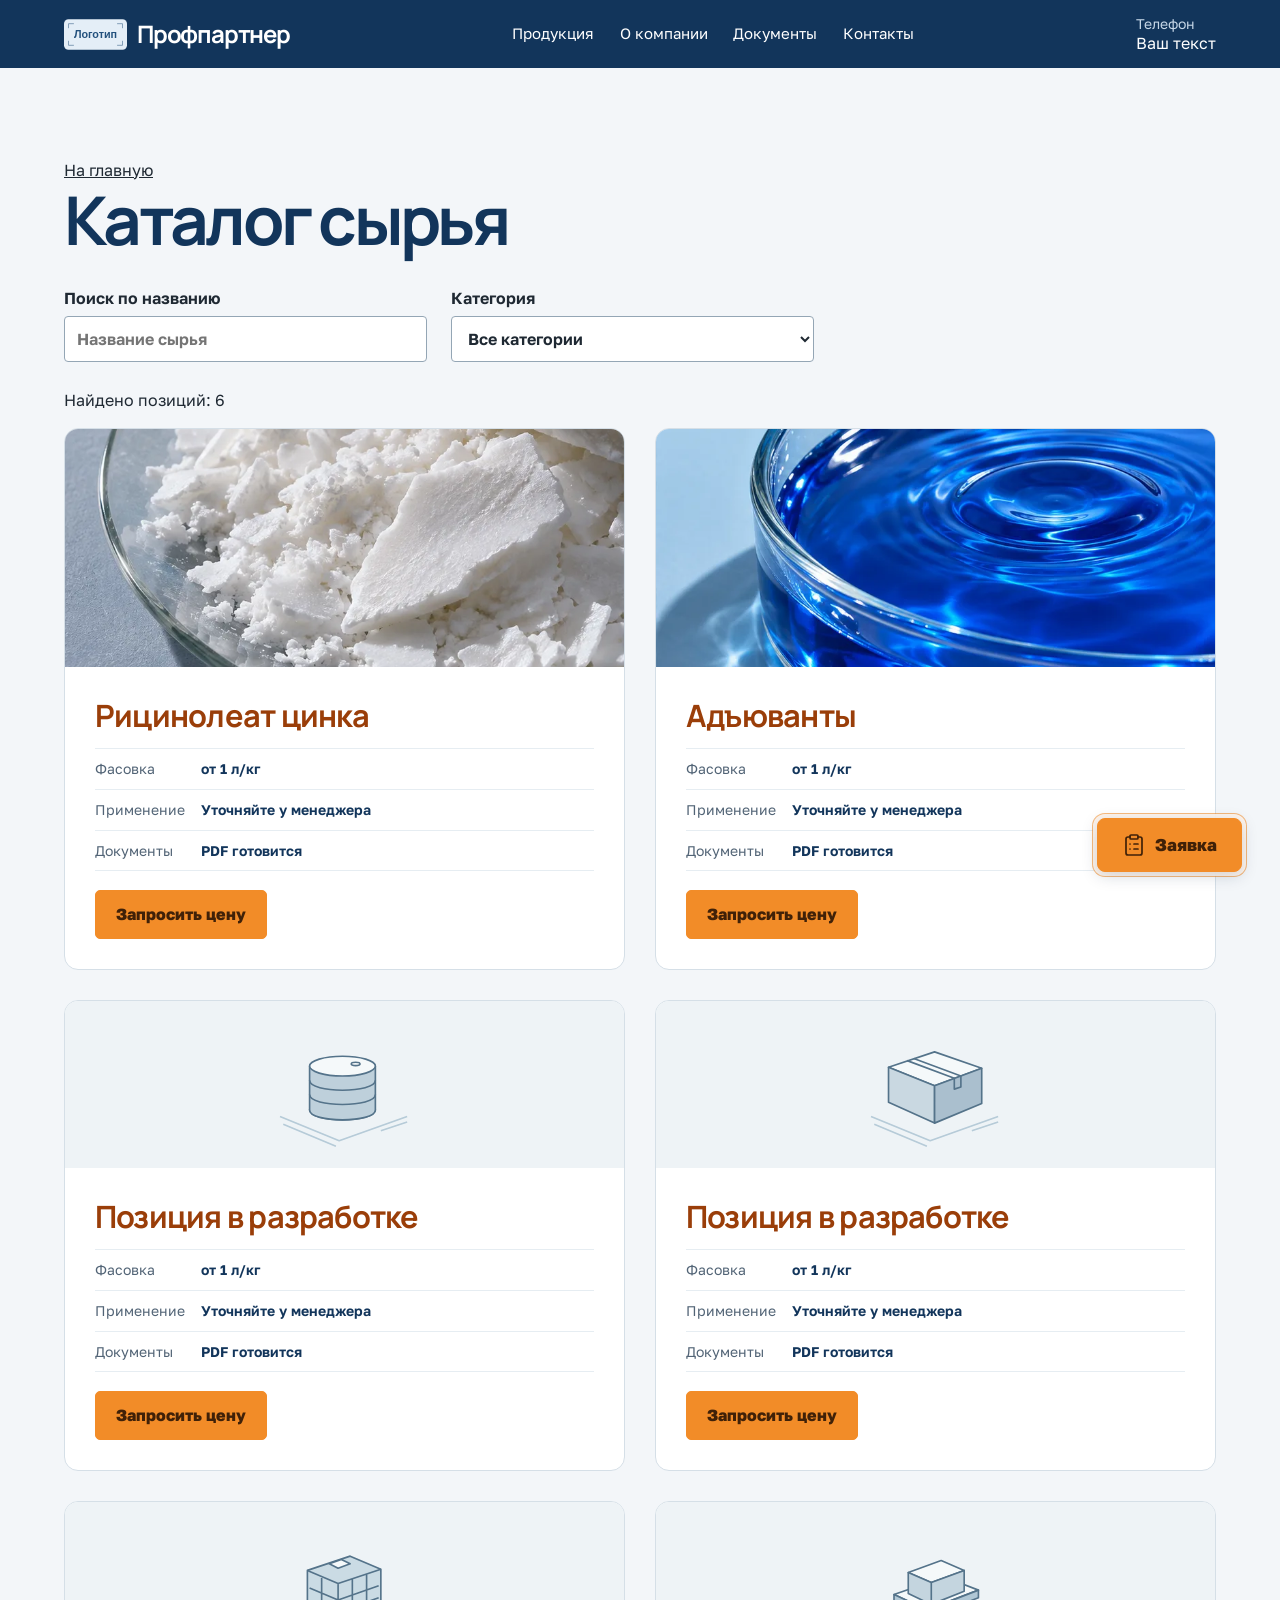
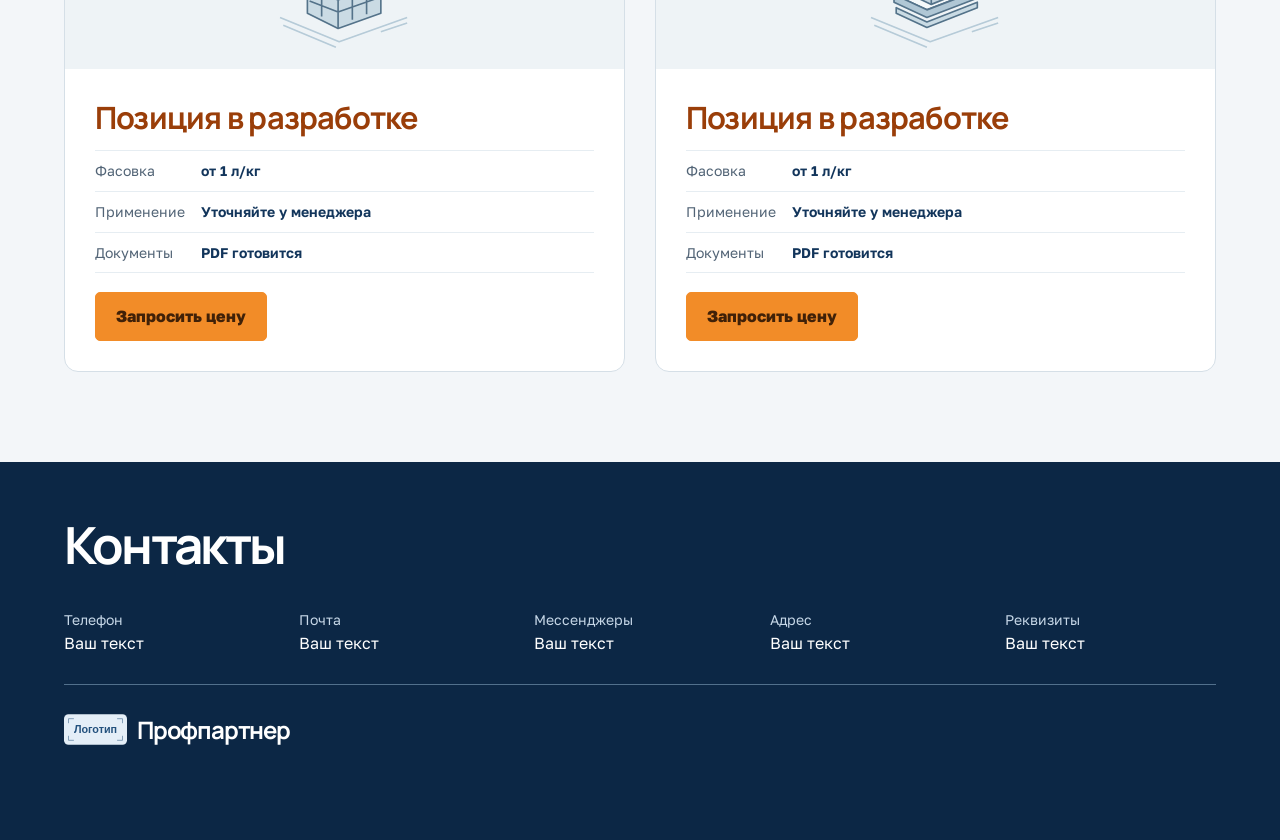
<file: catalog.html>
<!doctype html><html lang="ru"><head><meta charset="utf-8"><meta name="viewport" content="width=device-width, initial-scale=1"><title>Каталог сырья · Профпартнер</title><meta name="description" content="Оптовые поставки отечественного и импортного химического сырья по России и СНГ. Запрос цены и пробного образца."><link rel="icon" href="site/assets/favicon.svg"><link rel="stylesheet" href="profpartner.css?v=4"><script defer src="profpartner.js?v=3"></script></head><body><a class="skip" href="#main">К содержанию</a>
<header><div class="wrap top"><a class="brand" href="index.html"><img src="site/assets/logo-placeholder.svg" width="63" height="31" alt="Логотип"><strong>Профпартнер</strong></a>
<nav><a href="index.html#catalog">Продукция</a><a href="index.html#about">О компании</a><a href="index.html#documents">Документы</a><a href="#contacts">Контакты</a></nav><div class="tel"><small>Телефон</small>Ваш текст</div>
<button class="mobile-call" data-call aria-label="Позвонить"><svg aria-hidden="true" focusable="false"   class="lucide lucide-phone"
  xmlns="http://www.w3.org/2000/svg"
  width="24"
  height="24"
  viewBox="0 0 24 24"
  fill="none"
  stroke="currentColor"
  stroke-width="1.7"
  stroke-linecap="round"
  stroke-linejoin="round"
>
  <path d="M22 16.92v3a2 2 0 0 1-2.18 2 19.79 19.79 0 0 1-8.63-3.07 19.5 19.5 0 0 1-6-6 19.79 19.79 0 0 1-3.07-8.67A2 2 0 0 1 4.11 2h3a2 2 0 0 1 2 1.72 12.84 12.84 0 0 0 .7 2.81 2 2 0 0 1-.45 2.11L8.09 9.91a16 16 0 0 0 6 6l1.27-1.27a2 2 0 0 1 2.11-.45 12.84 12.84 0 0 0 2.81.7A2 2 0 0 1 22 16.92z" />
</svg>
</button>
<button type="button" class="btn primary mobile-request" data-request >Заявка</button>
<button class="menu" aria-label="Меню" aria-expanded="false"><svg aria-hidden="true" focusable="false"   class="lucide lucide-menu"
  xmlns="http://www.w3.org/2000/svg"
  width="24"
  height="24"
  viewBox="0 0 24 24"
  fill="none"
  stroke="currentColor"
  stroke-width="1.7"
  stroke-linecap="round"
  stroke-linejoin="round"
>
  <line x1="4" x2="20" y1="12" y2="12" />
  <line x1="4" x2="20" y1="6" y2="6" />
  <line x1="4" x2="20" y1="18" y2="18" />
</svg>
</button></div></header>
<main id="main" tabindex="-1">
<section class="pale"><div class="wrap"><a href="index.html">На главную</a><h1>Каталог сырья</h1><div class="filters"><label>Поиск по названию<input type="search" id="search" placeholder="Название сырья"></label><label>Категория<select id="category"><option>Все категории</option><option>Соединения цинка</option><option>Добавки</option><option>В разработке</option></select></label></div><p id="count" role="status"></p><div class="cards">
<article class="product " data-group="Соединения цинка"><div class="productpic"><img loading="lazy" src="site/assets/zinc.webp" alt="Белое сырьё в лабораторной посуде"></div><div class="cardbody"><h3>Рицинолеат цинка</h3><dl class="product-facts">
    <div><dt>Фасовка</dt><dd>от 1 л/кг</dd></div>
    <div><dt>Применение</dt><dd>Уточняйте у менеджера</dd></div>
    <div><dt>Документы</dt><dd>PDF готовится</dd></div>
  </dl>
<button type="button" class="btn light" data-request data-product="1">Запросить цену</button></div></article>
<article class="product " data-group="Добавки"><div class="productpic"><img loading="lazy" src="site/assets/adjuvants.webp" alt="Синяя жидкость в лабораторной посуде"></div><div class="cardbody"><h3>Адъюванты</h3><dl class="product-facts">
    <div><dt>Фасовка</dt><dd>от 1 л/кг</dd></div>
    <div><dt>Применение</dt><dd>Уточняйте у менеджера</dd></div>
    <div><dt>Документы</dt><dd>PDF готовится</dd></div>
  </dl>
<button type="button" class="btn light" data-request data-product="2">Запросить цену</button></div></article>
<article class="product placeholder" data-group="В разработке"><div class="productpic drawing"><svg class="vessel" viewBox="0 0 180 140" fill="none" stroke="#54738a" stroke-width="1.5" stroke-linejoin="round" aria-hidden="true"><path d="m31 99 54 22 62-22M34 106l48 20m41-14 24-8" stroke="#b6cbd8"/><ellipse cx="88" cy="93" rx="30" ry="9"/><path d="M58 53v40c0 12 60 12 60 0V53" fill="#bed0db"/><ellipse cx="88" cy="53" rx="30" ry="9" fill="#f5f9fa"/><path d="M58 66c0 12 60 12 60 0m-60 13c0 12 60 12 60 0"/><ellipse cx="100" cy="51" rx="4" ry="1.5"/></svg></div><div class="cardbody"><h3>Позиция в разработке</h3><dl class="product-facts">
    <div><dt>Фасовка</dt><dd>от 1 л/кг</dd></div>
    <div><dt>Применение</dt><dd>Уточняйте у менеджера</dd></div>
    <div><dt>Документы</dt><dd>PDF готовится</dd></div>
  </dl>
<button type="button" class="btn light" data-request data-product="3">Запросить цену</button></div></article>
<article class="product placeholder" data-group="В разработке"><div class="productpic drawing"><svg class="vessel" viewBox="0 0 180 140" fill="none" stroke="#54738a" stroke-width="1.5" stroke-linejoin="round" aria-hidden="true"><path d="m31 99 54 22 62-22M34 106l48 20m41-14 24-8" stroke="#b6cbd8"/><path d="m47 54 42-14 43 15-43 16Z" fill="#f5f9fa"/><path d="m47 54 42 17v34l-42-19Z" fill="#c9d8e1"/><path d="m89 71 43-16v32l-43 18Z" fill="#aabfce"/><path d="m64 48 43 16v10l6-2V62L70 46"/></svg></div><div class="cardbody"><h3>Позиция в разработке</h3><dl class="product-facts">
    <div><dt>Фасовка</dt><dd>от 1 л/кг</dd></div>
    <div><dt>Применение</dt><dd>Уточняйте у менеджера</dd></div>
    <div><dt>Документы</dt><dd>PDF готовится</dd></div>
  </dl>
<button type="button" class="btn light" data-request data-product="4">Запросить цену</button></div></article>
<article class="product placeholder" data-group="В разработке"><div class="productpic drawing"><svg class="vessel" viewBox="0 0 180 140" fill="none" stroke="#54738a" stroke-width="1.5" stroke-linejoin="round" aria-hidden="true"><path d="m31 99 54 22 62-22M34 106l48 20m41-14 24-8" stroke="#b6cbd8"/><path d="m56 56 39-13 28 12v40l-39 14-28-14Z" fill="#cadbe4"/><path d="m56 56 28 12 39-13m-39 13v41M58 72l26 11 37-13m-63 14 26 10 37-13M69 63v35m28-34v37m13-42v37"/><path d="m76 50 11-4 8 4-11 4Z" fill="#f5f9fa"/></svg></div><div class="cardbody"><h3>Позиция в разработке</h3><dl class="product-facts">
    <div><dt>Фасовка</dt><dd>от 1 л/кг</dd></div>
    <div><dt>Применение</dt><dd>Уточняйте у менеджера</dd></div>
    <div><dt>Документы</dt><dd>PDF готовится</dd></div>
  </dl>
<button type="button" class="btn light" data-request data-product="5">Запросить цену</button></div></article>
<article class="product placeholder" data-group="В разработке"><div class="productpic drawing"><svg class="vessel" viewBox="0 0 180 140" fill="none" stroke="#54738a" stroke-width="1.5" stroke-linejoin="round" aria-hidden="true"><path d="m31 99 54 22 62-22M34 106l48 20m41-14 24-8" stroke="#b6cbd8"/><path d="m52 78 46-16 31 12-47 18Z" fill="#f5f9fa"/><path d="m52 78 30 14 47-18v7l-47 18-30-14Z" fill="#b0c7d5"/><path d="m54 90 28 13 46-18v5l-46 18-28-13Z" fill="#cadbe4"/><path d="m65 58 30-11 21 9-30 11Z" fill="#f5f9fa"/><path d="m65 58 21 9 30-11v19L86 87l-21-10Z" fill="#c4d5df"/><path d="M86 67v20"/></svg></div><div class="cardbody"><h3>Позиция в разработке</h3><dl class="product-facts">
    <div><dt>Фасовка</dt><dd>от 1 л/кг</dd></div>
    <div><dt>Применение</dt><dd>Уточняйте у менеджера</dd></div>
    <div><dt>Документы</dt><dd>PDF готовится</dd></div>
  </dl>
<button type="button" class="btn light" data-request data-product="6">Запросить цену</button></div></article></div></div></section></main>
<footer id="contacts"><div class="wrap"><h2>Контакты</h2><div class="contacts"><div><small>Телефон</small>Ваш текст</div><div><small>Почта</small>Ваш текст</div><div><small>Мессенджеры</small>Ваш текст</div><div><small>Адрес</small>Ваш текст</div><div><small>Реквизиты</small>Ваш текст</div></div><a class="brand" href="index.html"><img src="site/assets/logo-placeholder.svg" width="63" height="31" alt="Логотип"><strong>Профпартнер</strong></a></div></footer>
<button type="button" class="btn primary float-request" data-request ><svg aria-hidden="true" focusable="false"   class="lucide lucide-clipboard-list"
  xmlns="http://www.w3.org/2000/svg"
  width="24"
  height="24"
  viewBox="0 0 24 24"
  fill="none"
  stroke="currentColor"
  stroke-width="1.7"
  stroke-linecap="round"
  stroke-linejoin="round"
>
  <rect width="8" height="4" x="8" y="2" rx="1" ry="1" />
  <path d="M16 4h2a2 2 0 0 1 2 2v14a2 2 0 0 1-2 2H6a2 2 0 0 1-2-2V6a2 2 0 0 1 2-2h2" />
  <path d="M12 11h4" />
  <path d="M12 16h4" />
  <path d="M8 11h.01" />
  <path d="M8 16h.01" />
</svg>
Заявка</button>
<dialog id="request" aria-labelledby="request-title">
  <div class="dialog-top"><h2 id="request-title">Заявка</h2>
<button class="close" type="button" aria-label="Закрыть заявку" data-close><svg aria-hidden="true" focusable="false"   class="lucide lucide-x"
  xmlns="http://www.w3.org/2000/svg"
  width="24"
  height="24"
  viewBox="0 0 24 24"
  fill="none"
  stroke="currentColor"
  stroke-width="1.7"
  stroke-linecap="round"
  stroke-linejoin="round"
>
  <path d="M18 6 6 18" />
  <path d="m6 6 12 12" />
</svg>
</button></div>
  <p class="dialog-note">Подберём фасовку от 1 л или 1 кг и рассчитаем цену под ваш объём.</p>
  
<form id="quote">
    
<fieldset class="group"><legend>Параметры заказа</legend>
      <label>Сырьё<input name="product" list="materials" maxlength="100" placeholder="Название или категория" autocomplete="off"></label>
      <datalist id="materials"><option value="Рицинолеат цинка"></option><option value="Адъюванты"></option></datalist>
      <div class="quantity"><label>Количество<input name="amount" type="number" min="1" step="any" inputmode="decimal" placeholder="Например, 25"></label><label>Единица<select name="unit"><option>кг</option><option>л</option></select></label></div>
      <label class="check"><input type="checkbox" name="sample">Нужен пробный образец</label>
      <label>Комментарий<textarea name="comment" rows="3" maxlength="1000" placeholder="Город доставки, фасовка или другие детали"></textarea></label>
    </fieldset>
    
<fieldset class="group"><legend>Контакты</legend><div class="field-pair"><label>Имя <span>*</span><input required name="name" maxlength="100" autocomplete="name"></label><label>Телефон <span>*</span><input required name="phone" type="tel" autocomplete="tel" maxlength="32" placeholder="+7 999 123-45-67"></label></div>
    
<fieldset class="reply"><legend>Куда ответить</legend><label><input name="channel" type="radio" value="messenger" checked>Мессенджер</label><label><input name="channel" type="radio" value="email">Почта</label></fieldset>
    <label id="email-box" hidden>Электронная почта <span>*</span><input name="email" type="email" disabled autocomplete="email" spellcheck="false" maxlength="254"></label>
    </fieldset><label class="check"><input name="consent" type="checkbox" required>Согласен на обработку данных для ответа на заявку</label>
    <div hidden><label>Сайт<input name="website" tabindex="-1" autocomplete="off"></label></div>
    <p class="delivery-note">Приём заявок пока не подключён. Можно сохранить заполненную заявку на устройство.</p>
    
<button class="btn primary" type="submit">Скачать заявку</button><p role="status" id="status"></p>
  </form></dialog>
<dialog id="call" aria-labelledby="call-title"><h3 id="call-title">Телефон компании</h3><p>Номер появится после заполнения контактов.</p>
<button type="button" class="btn light" data-request >Открыть заявку</button> 
<button class="btn light" data-close>Закрыть</button></dialog></body></html>
</file>
<file: profpartner.css>
/* Copyright 2019 The Golos Text Project Authors (https://github.com/googlefonts/golos-text)

This Font Software is licensed under the SIL Open Font License, Version 1.1.
This license is copied below, and is also available with a FAQ at:
http://scripts.sil.org/OFL


-----------------------------------------------------------
SIL OPEN FONT LICENSE Version 1.1 - 26 February 2007
-----------------------------------------------------------

PREAMBLE
The goals of the Open Font License (OFL) are to stimulate worldwide
development of collaborative font projects, to support the font creation
efforts of academic and linguistic communities, and to provide a free and
open framework in which fonts may be shared and improved in partnership
with others.

The OFL allows the licensed fonts to be used, studied, modified and
redistributed freely as long as they are not sold by themselves. The
fonts, including any derivative works, can be bundled, embedded,
redistributed and/or sold with any software provided that any reserved
names are not used by derivative works. The fonts and derivatives,
however, cannot be released under any other type of license. The
requirement for fonts to remain under this license does not apply
to any document created using the fonts or their derivatives.

DEFINITIONS
"Font Software" refers to the set of files released by the Copyright
Holder(s) under this license and clearly marked as such. This may
include source files, build scripts and documentation.

"Reserved Font Name" refers to any names specified as such after the
copyright statement(s).

"Original Version" refers to the collection of Font Software components as
distributed by the Copyright Holder(s).

"Modified Version" refers to any derivative made by adding to, deleting,
or substituting -- in part or in whole -- any of the components of the
Original Version, by changing formats or by porting the Font Software to a
new environment.

"Author" refers to any designer, engineer, programmer, technical
writer or other person who contributed to the Font Software.

PERMISSION & CONDITIONS
Permission is hereby granted, free of charge, to any person obtaining
a copy of the Font Software, to use, study, copy, merge, embed, modify,
redistribute, and sell modified and unmodified copies of the Font
Software, subject to the following conditions:

1) Neither the Font Software nor any of its individual components,
in Original or Modified Versions, may be sold by itself.

2) Original or Modified Versions of the Font Software may be bundled,
redistributed and/or sold with any software, provided that each copy
contains the above copyright notice and this license. These can be
included either as stand-alone text files, human-readable headers or
in the appropriate machine-readable metadata fields within text or
binary files as long as those fields can be easily viewed by the user.

3) No Modified Version of the Font Software may use the Reserved Font
Name(s) unless explicit written permission is granted by the corresponding
Copyright Holder. This restriction only applies to the primary font name as
presented to the users.

4) The name(s) of the Copyright Holder(s) or the Author(s) of the Font
Software shall not be used to promote, endorse or advertise any
Modified Version, except to acknowledge the contribution(s) of the
Copyright Holder(s) and the Author(s) or with their explicit written
permission.

5) The Font Software, modified or unmodified, in part or in whole,
must be distributed entirely under this license, and must not be
distributed under any other license. The requirement for fonts to
remain under this license does not apply to any document created
using the Font Software.

TERMINATION
This license becomes null and void if any of the above conditions are
not met.

DISCLAIMER
THE FONT SOFTWARE IS PROVIDED "AS IS", WITHOUT WARRANTY OF ANY KIND,
EXPRESS OR IMPLIED, INCLUDING BUT NOT LIMITED TO ANY WARRANTIES OF
MERCHANTABILITY, FITNESS FOR A PARTICULAR PURPOSE AND NONINFRINGEMENT
OF COPYRIGHT, PATENT, TRADEMARK, OR OTHER RIGHT. IN NO EVENT SHALL THE
COPYRIGHT HOLDER BE LIABLE FOR ANY CLAIM, DAMAGES OR OTHER LIABILITY,
INCLUDING ANY GENERAL, SPECIAL, INDIRECT, INCIDENTAL, OR CONSEQUENTIAL
DAMAGES, WHETHER IN AN ACTION OF CONTRACT, TORT OR OTHERWISE, ARISING
FROM, OUT OF THE USE OR INABILITY TO USE THE FONT SOFTWARE OR FROM
OTHER DEALINGS IN THE FONT SOFTWARE.

ISC License

Copyright (c) for portions of Lucide are held by Cole Bemis 2013-2022 as part of Feather (MIT). All other copyright (c) for Lucide are held by Lucide Contributors 2022.

Permission to use, copy, modify, and/or distribute this software for any
purpose with or without fee is hereby granted, provided that the above
copyright notice and this permission notice appear in all copies.

THE SOFTWARE IS PROVIDED "AS IS" AND THE AUTHOR DISCLAIMS ALL WARRANTIES
WITH REGARD TO THIS SOFTWARE INCLUDING ALL IMPLIED WARRANTIES OF
MERCHANTABILITY AND FITNESS. IN NO EVENT SHALL THE AUTHOR BE LIABLE FOR
ANY SPECIAL, DIRECT, INDIRECT, OR CONSEQUENTIAL DAMAGES OR ANY DAMAGES
WHATSOEVER RESULTING FROM LOSS OF USE, DATA OR PROFITS, WHETHER IN AN
ACTION OF CONTRACT, NEGLIGENCE OR OTHER TORTIOUS ACTION, ARISING OUT OF
OR IN CONNECTION WITH THE USE OR PERFORMANCE OF THIS SOFTWARE.
 */
@font-face{font-family:Golos;src:url([data-uri]) format("woff2");font-weight:400 900;font-display:swap;unicode-range:U+0000-00FF,U+2000-206F}
@font-face{font-family:Golos;src:url([data-uri]) format("woff2");font-weight:400 900;font-display:swap;unicode-range:U+0400-052F,U+2116}
@font-face{font-family:Manrope;src:url(site/assets/fonts/manrope-cyrillic-wght-normal.woff2);font-weight:200 800;font-display:swap;unicode-range:U+0400-052F}@font-face{font-family:Manrope;src:url(site/assets/fonts/manrope-latin-wght-normal.woff2);font-weight:200 800;font-display:swap;unicode-range:U+0000-00FF}
:root{--blue:#12355b;--deep:#0c2745;--orange:#f28c28;--pale:#f3f6f9;--ink:#1f2933;--muted:#6b7785;--line:#d5dfe7}*{box-sizing:border-box}html{scroll-behavior:smooth}body{margin:0;color:var(--ink);font:16px/1.55 Manrope,Arial,sans-serif}button,input,select{font:inherit}a{color:inherit}button,a,input,select{touch-action:manipulation}button:not(:disabled),select{cursor:pointer}:focus-visible{outline:3px solid #ca6600;outline-offset:3px}[hidden]{display:none!important}.wrap{width:min(1240px,90%);margin:auto}section{padding:clamp(54px,7vw,100px) 0}h1,h2,h3,p{margin:0}h1,h2,h3{color:var(--blue);line-height:1.12}h1,h2{letter-spacing:-.055em}h1{font-size:clamp(40px,5.25vw,80px);max-width:15ch}h2{font-size:clamp(32px,4vw,58px);margin-bottom:36px}h3{font-size:clamp(19px,2vw,26px);letter-spacing:-.035em}p{margin-top:14px}small{display:block;color:#566675;font-size:14px}header,.dark,footer{background:var(--blue);color:white}.top,.brand,nav,.actions,.btn,.doc{display:flex;align-items:center}.top{min-height:80px;gap:22px}.brand{gap:10px;text-decoration:none;letter-spacing:-.05em;font-size:24px;font-weight:800}nav{margin:auto;gap:clamp(12px,2vw,30px)}nav a{text-decoration:none;font-size:15px}nav a:hover{text-decoration:underline}.tel{line-height:1.25}.tel small,footer small{color:#c6d7e7}.btn{display:inline-flex;justify-content:center;text-decoration:none;min-height:48px;padding:11px 22px;border-radius:5px;border:1px solid transparent;font-weight:800;transition:transform .2s,background .2s,color .2s}.btn:hover{transform:translateY(-2px)}.primary{background:var(--orange);color:#132b42}.primary:hover{background:#ffa543}.navy{background:var(--blue);color:white}.light,.outline{color:var(--blue);background:white;border-color:#b5c4d1}.light:hover,.outline:hover{background:#e2ebf2}.menu,.dock{display:none}.hero{position:relative;isolation:isolate;overflow:hidden;background:#e9eff3;padding:clamp(74px,8vw,132px) 0}.tank{position:absolute;inset:0 0 0 48%;background:linear-gradient(120deg,#12355b22,transparent 65%),url(site/assets/production.jpg) center/cover;clip-path:polygon(18% 0,100% 0,100% 100%,0 100%);z-index:-1;animation:arrive 1.1s ease-out both}.intro{width:53%;animation:up .7s ease-out both}.intro em{display:block;font-style:normal;color:#3c607c}.intro p{font-size:clamp(17px,1.7vw,23px);max-width:37ch;margin:24px 0 32px}.actions{flex-wrap:wrap;gap:12px}.pale{background:var(--pale)}.benefits{padding:0}.four,.steps,.split,.cards,.about,.formrow,.fields,.filters,.contacts{display:grid;gap:24px}.four,.steps{grid-template-columns:repeat(4,1fr)}.four{gap:0}.four article{padding:34px 7%;border-left:1px solid var(--line)}.four article:last-child{border-right:1px solid var(--line)}.four svg{display:block;width:31px;height:31px;stroke:#a5520c;stroke-width:1.6;fill:none;margin-bottom:16px}.four h3{font-size:19px;max-width:18ch}.cards{grid-template-columns:repeat(3,minmax(0,1fr));gap:18px}.product{background:#fff;border:1px solid var(--line);border-radius:8px;overflow:hidden}.productpic{height:clamp(115px,13vw,185px);overflow:hidden;background:#e5edf2}.productpic img{width:100%;height:100%;object-fit:cover;transition:transform .5s}.product:hover img{transform:scale(1.045)}.placeholder .productpic{display:grid;place-items:center;background:repeating-linear-gradient(130deg,#eaf0f4 0 17px,#e6edf2 17px 18px);color:#536679;font-size:14px}.cardbody{padding:22px}.cardbody h3{margin-top:6px}.cardbody p{margin:12px 0}.cardbody .btn{margin-top:18px}.cards+.btn{margin:28px auto 0;display:flex;width:max-content}.steps{counter-reset:step;list-style:none;padding:0;margin:0}.steps li{border-top:2px solid #d7e3ea;padding:18px 0}.steps li:before{counter-increment:step;content:counter(step,decimal-leading-zero);display:block;font-size:34px;color:#925013;font-weight:700;margin-bottom:16px}.split,.about,.formrow,.fields,.filters{grid-template-columns:1fr 1fr}.split article{padding:28px;border:1px solid #94aabb70;border-radius:7px}.dark h2,.dark h3,footer h2{color:white}.dark p{color:#deebf5}.doc{gap:24px;background:white}.paper{background:#eaf0f5;border:1px solid var(--line);border-top:5px solid var(--blue);padding:13px;color:var(--blue);font-weight:800}.paper i{display:block;width:37px;border-top:2px solid #b4c8d6;margin-top:8px}.doc p{margin:6px 0}.doc button{color:#596873;background:#eef2f5;border:0;padding:6px 14px;border-radius:4px}.about,.formrow{align-items:center;gap:7%}.about img{width:100%;height:300px;object-fit:cover;border-radius:7px}.formrow{align-items:start}.formrow>div p{max-width:40ch}.formrow form{background:white;color:var(--ink);border-radius:8px;padding:clamp(22px,3vw,44px)}label,legend{font-weight:650}input:not([type=checkbox],[type=radio]),select{display:block;width:100%;min-height:46px;padding:8px 12px;margin:6px 0 12px;border:1px solid #94a6b5;border-radius:4px;background:white;color:var(--ink)}fieldset{margin:5px 0 16px;padding:0;border:0}legend{margin-bottom:7px}fieldset label{margin-right:12px}input{accent-color:var(--blue)}.check{display:block;margin-bottom:18px}#selected{display:block;margin-bottom:14px}.dark #status{color:var(--blue)}#status:empty{display:none}footer{padding:54px 0 40px;background:var(--deep)}.contacts{grid-template-columns:repeat(5,1fr);border-bottom:1px solid #52708c;padding-bottom:28px;margin-bottom:26px}.filters{margin:28px 0 12px;max-width:750px}#count{margin-bottom:15px}dialog{max-width:min(90%,420px);border:0;border-radius:7px;padding:28px}dialog p{margin:14px 0 20px}dialog::backdrop{background:#102337aa}@keyframes up{from{opacity:0;transform:translateY(18px)}}@keyframes arrive{from{opacity:.3;transform:scale(1.035)}}.reveal{animation:up .5s ease-out both}
@media(max-width:1040px){.top{gap:14px}.top .tel{display:none}.brand{font-size:21px}.brand img{width:47px}.top nav{gap:12px}}
@media(max-width:800px){.wrap{width:91%}.top{position:relative;min-height:62px}.menu{display:block;color:white;background:transparent;border:1px solid #8aa1b8;border-radius:5px;font-size:22px}.top>.btn{margin-left:auto;min-height:38px;padding:7px 11px;font-size:14px}nav{display:none}.top.open nav{display:grid;position:absolute;z-index:5;top:100%;left:-5%;width:110%;background:var(--blue);padding:16px 6% 24px}.four,.steps,.cards{grid-template-columns:repeat(2,minmax(0,1fr))}.four article{border-bottom:1px solid var(--line)}.hero{padding:54px 0}.contacts{grid-template-columns:repeat(3,1fr)}.dock{display:flex;position:fixed;z-index:3;bottom:0;left:0;right:0;background:white;gap:8px;padding:8px 4% max(8px,env(safe-area-inset-bottom));box-shadow:0 -2px 15px #122a401a}.dock .btn{flex:1;min-height:42px}footer{padding-bottom:100px}.formrow,.about{gap:22px}.fields{display:block}}
@media(max-width:620px){.hero{padding:0}.hero .wrap{padding:38px 0 0}.tank{position:relative;inset:auto;float:right;width:100%;height:190px;clip-path:none;background-position:center 58%}.hero{display:flex;flex-direction:column-reverse}.hero .wrap{padding-bottom:30px}.intro{width:100%}h1{font-size:clamp(36px,9.5vw,56px)}.intro p{margin:17px 0 22px}.actions{gap:8px}.actions .btn{font-size:14px;padding:10px 12px}.split,.about,.formrow,.filters,.cards{grid-template-columns:1fr}.product{display:grid;grid-template-columns:29% 1fr}.productpic{height:100%}.placeholder .productpic span{max-width:8ch;text-align:center}.cardbody{padding:16px}.four h3{font-size:17px}.four article{padding:20px 12px}.steps{gap:16px}.about img{height:210px}.contacts{grid-template-columns:1fr 1fr}.top .brand{gap:5px;font-size:17px}.top{gap:7px}.top .btn{font-size:12px}.menu{min-height:38px}.formrow h2{margin-bottom:15px}.filters{gap:0}}
@media(prefers-reduced-motion:reduce){html{scroll-behavior:auto}*,*::before{animation:none!important;transition:none!important}}

/* Фирменная палитра задана в :root. Шрифты загружаются вместе с сайтом. */
:root{--ease:cubic-bezier(.23,1,.32,1);--gold:#efaf39}
body{font-family:Golos,Manrope,Arial,sans-serif}
h1,h2,h3,.brand{font-family:Manrope,Arial,sans-serif}
button,a,input,select{scroll-margin-block:100px}
section[id],footer[id]{scroll-margin-top:76px}
header{position:sticky;top:0;z-index:6}
.top{min-height:68px}
.skip{position:fixed;left:12px;top:-100px;z-index:12;background:white;padding:12px}
.skip:focus{top:6px}
.hero{padding:clamp(70px,7vw,110px) 0}
.hero .intro{animation:up .55s var(--ease) both}
.hero .tank{animation:arrive .6s var(--ease) both;filter:saturate(.7)}
.net{position:absolute;left:36%;bottom:-14px;width:clamp(95px,15vw,220px);color:#6a8ba1;opacity:.27;pointer-events:none;z-index:-1}
.sample-button{background:#fffaf0;border:2px solid var(--gold);color:var(--blue);font-size:clamp(18px,1.4vw,21px);gap:10px;padding:13px 22px}
.sample-button svg{width:22px}
.btn,.close{transition:transform .18s var(--ease)}
.btn:hover{transform:none}
.btn:active,.close:active{transform:scale(.97)}
.mobile-request,.mobile-call{display:none}
.float-request{position:fixed;z-index:5;bottom:max(28px,env(safe-area-inset-bottom));right:clamp(18px,3vw,56px);gap:9px;box-shadow:0 4px 16px #0c27452c,0 0 0 4px #ffffffd9,0 0 0 5px #f28c2899;border-radius:8px;padding:13px 24px;font-size:17px}
.float-request::before{content:"";position:absolute;inset:-6px;border:1px solid var(--orange);border-radius:inherit;pointer-events:none;animation:ring 1.2s ease-out .45s 2 both}
@keyframes ring{from{transform:scale(.97);opacity:.7}to{transform:scale(1.12,1.32);opacity:0}}
.four svg,.steps svg,.aud-grid svg{stroke-width:1.7}
.product{position:relative;overflow:visible;transition:transform .24s var(--ease)}
.product::after{content:"";pointer-events:none;position:absolute;inset:-1px;border-radius:inherit;border:1.5px solid var(--orange);box-shadow:0 7px 19px #12355b19;opacity:0;transition:opacity .24s ease}
.product:focus-within::after{opacity:1}
.productpic{border-radius:7px 7px 0 0;height:auto;aspect-ratio:2.15}
.productpic img{display:block;transition:transform .28s var(--ease)}
.product:hover img{transform:none}
.placeholder .drawing{background-color:#eaf1f5;background-image:linear-gradient(30deg,transparent 48%,#a0bac426 49%,#a0bac426 51%,transparent 52%),linear-gradient(150deg,transparent 48%,#a0bac426 49%,#a0bac426 51%,transparent 52%);background-size:36px 22px}
.vessel{display:block;width:50%;height:97%;transition:transform .28s var(--ease)}
.cardbody small:first-child{color:#526a7a}
.steps li{position:relative;padding:18px 0 6px;border:0}
.steps li::before{font:600 14px/1.4 Golos,sans-serif;color:#597084;border-top:1px solid #cad8e1;padding-top:14px;margin-bottom:26px}
.steps li::after{content:"";position:absolute;height:2px;left:0;right:0;top:18px;background:var(--orange);transform-origin:left;transform:scaleX(.14)}
.steps li.active::after{transform:scaleX(1);transition:transform .52s var(--ease);transition-delay:var(--lag,0ms)}
.steps svg{width:27px;height:27px;color:var(--blue);margin-bottom:7px}
.steps p{margin-top:8px}
#audience{padding:clamp(30px,4vw,58px) 0}
#audience h2{margin-bottom:24px}
.aud-grid{display:grid;grid-template-columns:1fr 1fr;gap:4%}
.aud-grid article+article{border-left:1px solid #66839a;padding-left:8%}
.aud-title,.aud-grid li{display:flex;align-items:center;gap:12px}
.aud-title svg{width:28px;height:28px;color:#f7b065}
.aud-grid p{margin:10px 0 14px;max-width:49ch}
.aud-grid ul{list-style:none;margin:0;padding:0;display:grid;gap:6px}
.aud-grid li svg{width:18px;height:18px;color:#b8ccdb;flex-shrink:0}
footer{padding-bottom:92px}
#request{width:min(640px,calc(100% - 28px));max-width:unset;max-height:calc(100dvh - 28px);padding:clamp(20px,3vw,34px);border-radius:16px;overscroll-behavior:contain;color:var(--ink);box-shadow:0 20px 80px #0c274550}
body:has(dialog[open]){overflow:hidden}
.dialog-top{display:flex;align-items:center;justify-content:space-between;gap:10px}
.dialog-top h2{margin:0;font-size:clamp(30px,4vw,42px)}
.close,.mobile-call{align-items:center;justify-content:center;min-width:44px;min-height:44px;background:transparent;color:var(--blue);border:1px solid var(--line);border-radius:50%}
.close{display:flex}
.dialog-note{color:#475c6c;max-width:47ch;font-size:16px}
#quote .group{border:0;margin:0 0 16px;padding:0}
#quote .group>legend{display:block;width:100%;border-top:1px solid var(--line);padding:12px 0 4px;color:var(--blue);font-weight:700;font-size:17px}
#quote label,#quote .reply legend{font-size:14px}
#quote .field-pair,#quote .quantity{display:grid;grid-template-columns:repeat(2,minmax(0,1fr));gap:12px}
#quote .quantity{grid-template-columns:minmax(0,1fr) minmax(76px,.3fr)}
#quote input:not([type=checkbox],[type=radio]),#quote select{border-color:#a8b9c5;border-radius:6px;min-height:44px;margin:4px 0 8px;font-size:16px}
#quote .check,#quote .reply label{display:inline-flex;align-items:center;min-height:44px;gap:8px;margin:0;line-height:1.35}
#quote .reply{margin:4px 0 0}
#quote .reply legend{margin:0}
#quote .reply label{margin-right:14px}
#quote input:is([type=radio],[type=checkbox]){width:17px;height:17px;margin:0;flex-shrink:0}
#quote .delivery-note{font-size:14px;color:#4e6171;margin:8px 0 14px}
#quote #status{font-size:14px;margin:12px 0 0}
#request[open]{animation:modal-in .25s var(--ease) both}
#request[open]::backdrop{animation:veil .2s ease both}
@keyframes modal-in{from{opacity:0;transform:translateY(10px) scale(.98)}}
@keyframes veil{from{opacity:0}}
.entered{animation:up .44s var(--ease) both;animation-delay:var(--lag,0ms)}
@media(hover:hover) and (pointer:fine){
 .product:hover{transform:translateY(-3px)}
 .product:hover::after{opacity:1}
 .product:hover .productpic img,.product:hover .vessel{transform:scale(1.035)}
 .btn:hover{transform:translateY(-2px)}
 .sample-button:hover{background:#fff0cd}
}
@media(max-width:800px){
 .float-request{display:none}.top>.mobile-request{display:inline-flex;margin:0;min-height:44px;padding:8px 14px;font-size:15px}
 .mobile-call{display:inline-flex;color:white;border-color:#63809a;margin-left:auto}
 .menu{display:inline-grid;place-items:center;min-width:44px;min-height:44px}
 .net{left:41%;width:110px}
}
@media(max-width:620px){
 .hero{padding:0}.actions .sample-button{font-size:18px;padding:11px 20px}
 .productpic{height:100%;width:100%;aspect-ratio:auto;border-radius:7px 0 0 7px}
 .drawing .vessel{width:100%;height:auto}
 .aud-grid{grid-template-columns:1fr;gap:18px}
 .aud-grid article+article{padding:18px 0 0;border-left:0;border-top:1px solid #66839a}
 .net{top:0;right:0;left:auto;bottom:auto;width:98px;opacity:.17}
 .top .brand img{width:38px}
 #quote .field-pair{grid-template-columns:1fr;gap:0}
 #request{border-radius:12px}
 .cardbody{min-width:0}.cardbody .btn{padding-inline:12px}
}
@media(max-width:370px){.top{gap:4px}.top .brand img{width:28px}.top>.mobile-request{padding:8px 10px}.top .brand{font-size:15px}}
@media(prefers-reduced-motion:reduce){
 *,*::after,*::before{animation:none!important;transition:none!important}
 .btn:hover,.product:hover,.product:hover .productpic img,.product:hover .vessel,.btn:active{transform:none}
 .steps li::after{transform:none}
}

.intro .hero-offer {
  width: fit-content;
  max-width: min(100%, 36ch);
  padding: 10px 15px;
  border-inline-start: 3px solid var(--orange);
  background: #f6f9fb;
  color: var(--blue);
  font-weight: 550;
}

.hero-offer strong {
  font-weight: 800;
  white-space: nowrap;
}

#catalog + #documents {
  padding-top: clamp(36px, 5vw, 66px);
}

@media (max-width: 620px) {
  .intro .hero-offer {
    padding: 9px 12px;
  }
}

#quote textarea {
  display: block;
  width: 100%;
  min-height: 88px;
  margin: 4px 0 8px;
  padding: 10px 12px;
  resize: vertical;
  border: 1px solid #a8b9c5;
  border-radius: 6px;
  background: #fff;
  color: var(--ink);
  font: inherit;
  font-size: 16px;
  font-weight: 400;
}

#documents {
  background: var(--blue);
  color: #fff;
}

#documents h2 { color: #fff; }
#documents .doc { color: var(--ink); }

#documents,
#process {
  position: relative;
}

#documents > .wrap,
#process > .wrap {
  position: relative;
}

.chemistry-ornament {
  position: absolute;
  top: 17px;
  right: max(5%, calc((100% - 1240px) / 2));
  width: clamp(64px, 12vw, 158px);
  height: auto;
  pointer-events: none;
}

#documents .chemistry-ornament { color: #aaceed; opacity: .3; }
#process .chemistry-ornament { color: #3c607c; opacity: .23; }

@media (max-width: 620px) {
  .chemistry-ornament { top: 9px; right: 3%; }
  #documents .chemistry-ornament { opacity: .16; }
  #process .chemistry-ornament { opacity: .14; }
}

@media (prefers-reduced-motion: no-preference) {
  .section-heading-in {
    animation: section-heading-in 760ms cubic-bezier(.16, 1, .3, 1) both;
  }

  @keyframes section-heading-in {
    from { opacity: .06; transform: translateY(34px); }
    32% { opacity: .9; }
    to { opacity: 1; transform: translateY(0); }
  }
}

/* Оранжевые акценты на светлом и синем фоне. */
:root {
  --orange-ink: #9a3e09;
  --orange-on-blue: #ffac62;
  --action-ink: #402108;
}

.benefits {
  background: var(--blue);
  color: #fff;
}

.benefits .four article { border-color: #ffffff33; }
.benefits .four h3 { color: #fff; }
.benefits .four svg { stroke: var(--orange-on-blue); }

.steps svg { color: var(--orange-ink); }
.aud-grid .aud-title svg {
  width: 34px;
  height: 34px;
  flex-shrink: 0;
  color: var(--orange-on-blue);
}
.aud-grid li svg {
  width: 22px;
  height: 22px;
  color: var(--orange-on-blue);
}
#documents .chemistry-ornament { color: var(--orange-on-blue); }
#process .chemistry-ornament { color: var(--orange-ink); }

.btn:not([disabled]),
button:is(.menu, .mobile-call, .close):not([disabled]) {
  border-color: var(--orange);
  background: var(--orange);
  color: var(--action-ink);
}

.btn:not([disabled]):hover,
button:is(.menu, .mobile-call, .close):not([disabled]):hover {
  background: #ffab62;
}

input { accent-color: var(--orange-ink); }

/* Две широкие карточки в ряду, одна на телефоне. */
.cards {
  grid-template-columns: repeat(2, minmax(0, 1fr));
  gap: clamp(16px, 2.4vw, 30px);
}

.cards .product {
  display: flex;
  flex-direction: column;
  min-width: 0;
  border-radius: 14px;
}

.cards .productpic {
  width: 100%;
  height: auto;
  aspect-ratio: 2.35 / 1;
  border-radius: 13px 13px 0 0;
}

.cards .productpic img {
  width: 100%;
  height: 100%;
  object-fit: cover;
}

.cardbody {
  display: flex;
  flex: 1;
  flex-direction: column;
  min-width: 0;
  padding: clamp(16px, 2.4vw, 30px);
}

.cardbody h3 {
  color: var(--orange-ink);
  margin: 0 0 15px;
  font-size: clamp(21px, 2.4vw, 31px);
  line-height: 1.18;
  letter-spacing: -.025em;
}

.product-facts {
  margin: 0 0 19px;
  border-top: 1px solid #e6edf2;
  font-size: 14px;
}

.product-facts > div {
  display: grid;
  grid-template-columns: minmax(0, 10ch) 1fr;
  align-items: baseline;
  gap: 8px 16px;
  padding: 9px 0;
  border-bottom: 1px solid #e6edf2;
}

.product-facts dt { color: #526476; }
.product-facts dd { margin: 0; color: var(--blue); font-weight: 650; }
.cardbody .btn {
  align-self: flex-start;
  margin-top: auto;
  padding-inline: 20px;
  text-align: center;
}

.cards .placeholder .drawing {
  aspect-ratio: 3.35 / 1;
  background: #eef3f6;
}

.cards .placeholder .vessel {
  width: auto;
  height: 92%;
}

@media (max-width: 680px) {
  .cards { grid-template-columns: minmax(0, 1fr); }
  .cards .productpic { aspect-ratio: 2.15 / 1; }
  .cardbody .btn { align-self: stretch; }
}
</file>
